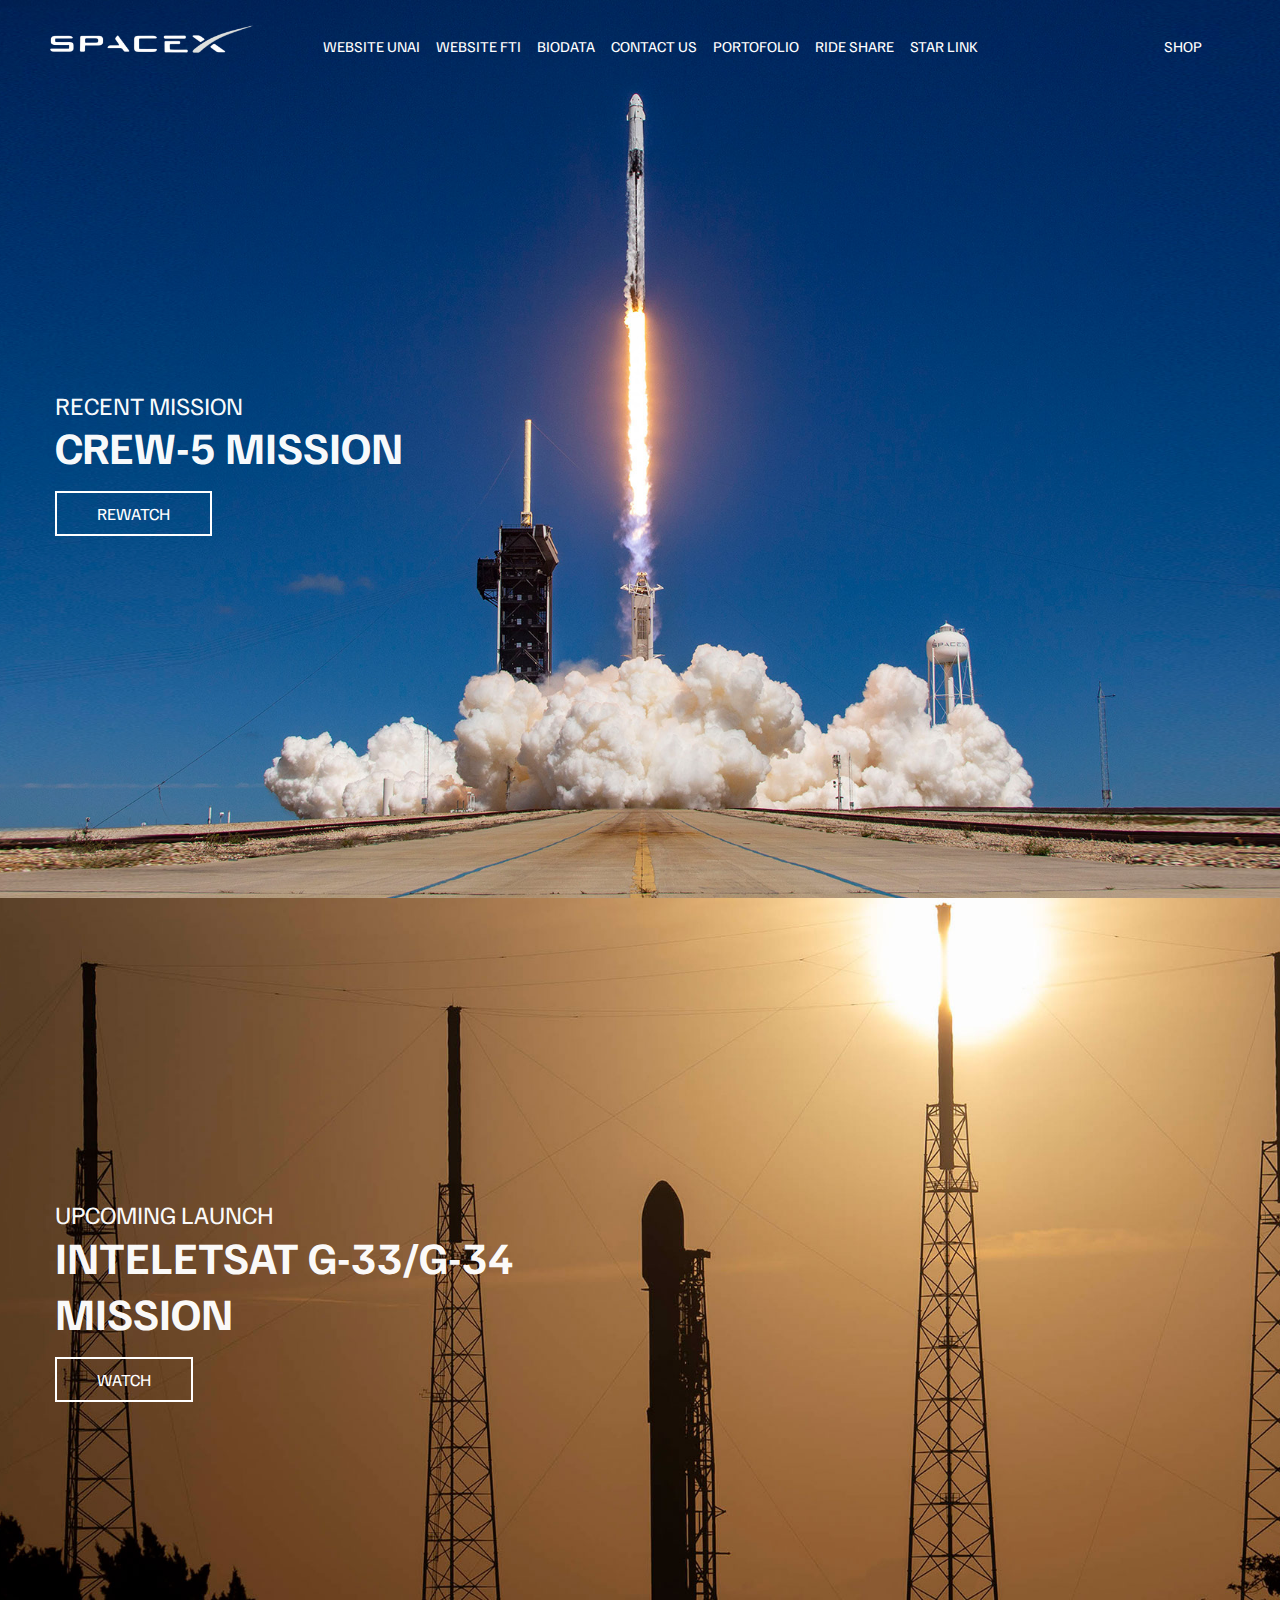
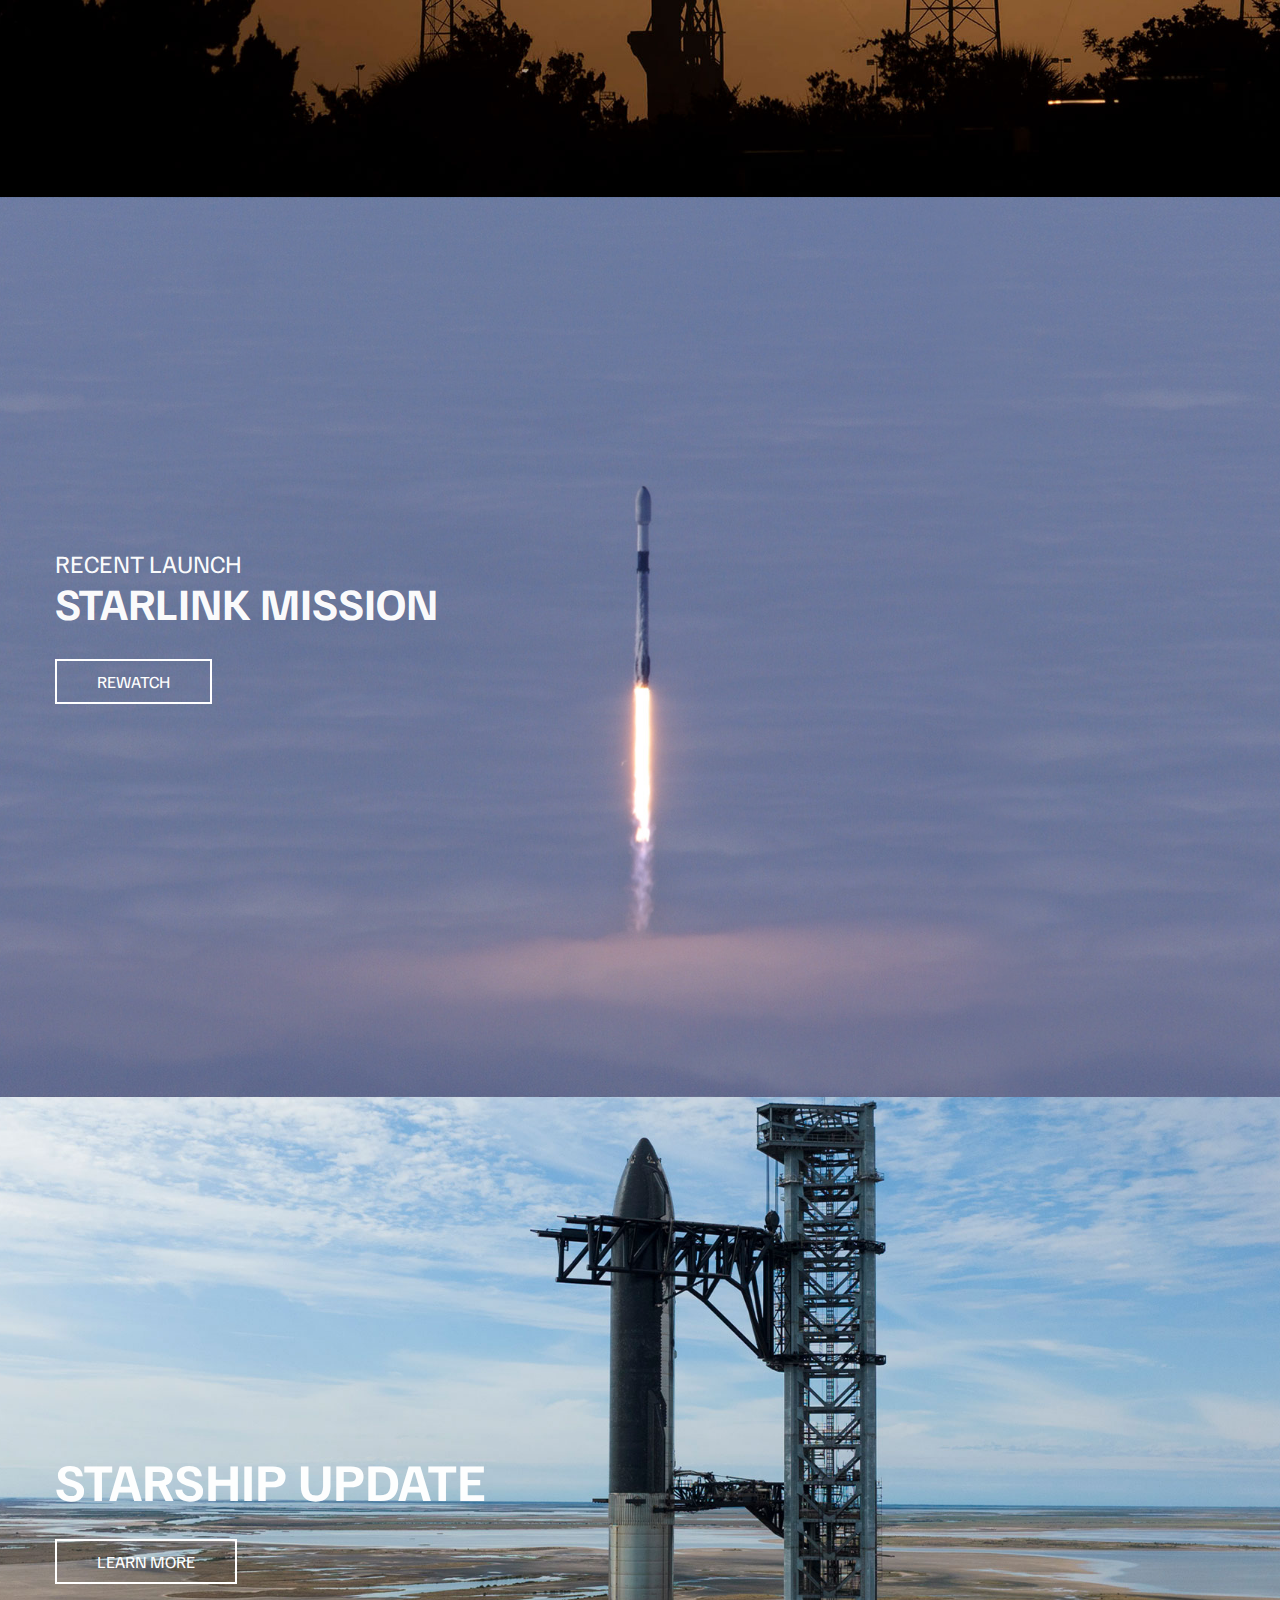
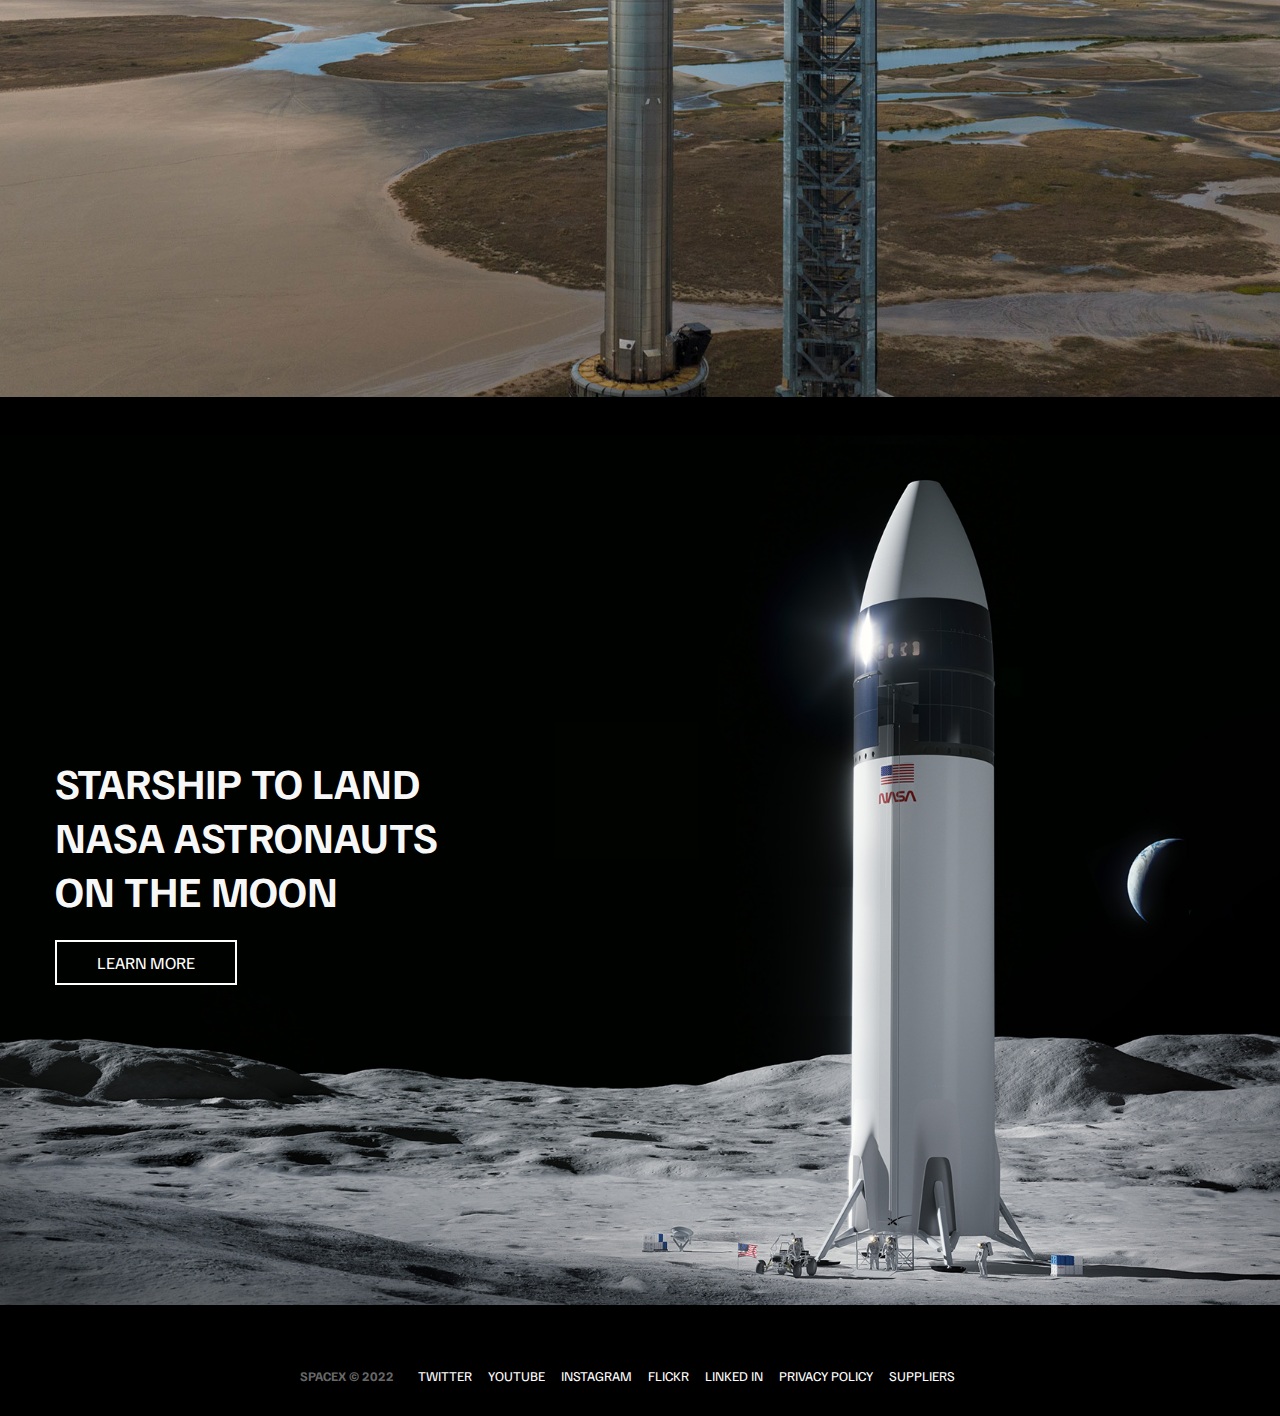
<file: index.html>
<!DOCTYPE html>
<html>
    <head>
        <link rel="stylesheet" href="Project.css">
        <link href="https://fonts.googleapis.com/css2?family=Familjen+Grotesk:wght@500&display=swap" rel="stylesheet">
        <link rel="icon" type="image/x-icon" href="image/logo_spacex.ico">
        <title>spacex</title>
    </head>

    <body>

        <div class="Picture_1">
            <div class="Logo">
            <img src="image\spacex_logo.png" alt="Logo spacex">
        </div>
        <div class="Menu cf">
            <ul>
                <li><a href="https://unai.edu">WEBSITE UNAI</a></li>
                <li><a href="https://fti.unai.edu">WEBSITE FTI</a></li>
                <li><a href='biodata.html'>BIODATA</a></li>
                <li><a href="contact_us.html">CONTACT US</a></li>
                <li><a href="free.html">PORTOFOLIO</a></li>
                <li><a href="https://unai.edu">RIDE SHARE</a></li>
                <li><a href="https://unai.edu">STAR LINK</a></li>
            </ul>
        </div>
        <li class="shop"><a href="https://unai.edu">SHOP</a></li>
            <div class="hamburger"></div>
            <div class="hamburger"></div>
            <div class="hamburger"></div>
            <h4 class="recent">RECENT MISSION</h4>
            <h2 class="crew">CREW-5 MISSION</h2>
            <a id="one" href="https://unai.edu">REWATCH</a>
        </div>

        <div class="picture_2">
            <h4 class="recent">UPCOMING LAUNCH</h4>
            <h2 class="crew">INTELETSAT G-33/G-34<br>MISSION</h2>
            <a id="one" href="https://unai.edu">WATCH</a>
        </div>

        <div class="picture_3">
            <h4 class="recent4">RECENT LAUNCH</h4>
            <h2 class="crew4">STARLINK MISSION</h2>
            <a id="two" href="https://unai.edu">REWATCH</a>
        </div>

        <div class="picture_4">
            <h1 class="recent5">STARSHIP UPDATE</h1>
            <a id="three" href="https://unai.edu">LEARN MORE</a>
        </div>

        <div class="picture_5">
            <h3 class="recent6">STARSHIP TO LAND<br>NASA ASTRONAUTS<br>ON THE MOON</h3>
            <a id="four" href="https://unai.edu">LEARN MORE</a>
        </div>
    <footer>
        <h5 class="copyright">SPACEX &copy; 2022</h5>
        <div class="Down">
            <ul>
                <li><a href="https://unai.edu" class="down" >TWITTER</a></li>
                <li><a href="https://unai.edu" class="down" >YOUTUBE</a></li>
                <li><a href="https://unai.edu" class="down" >INSTAGRAM</a></li>
                <li><a href="https://unai.edu" class="down" >FLICKR</a></li>
                <li><a href="https://unai.edu" class="down" >LINKED IN</a></li>
                <li><a href="https://unai.edu" class="down" >PRIVACY POLICY</a></li>
                <li><a href="https://unai.edu"class="down" >SUPPLIERS</a></li>
            </ul>
        </div>
    </footer>

    </body>
</html>
</file>
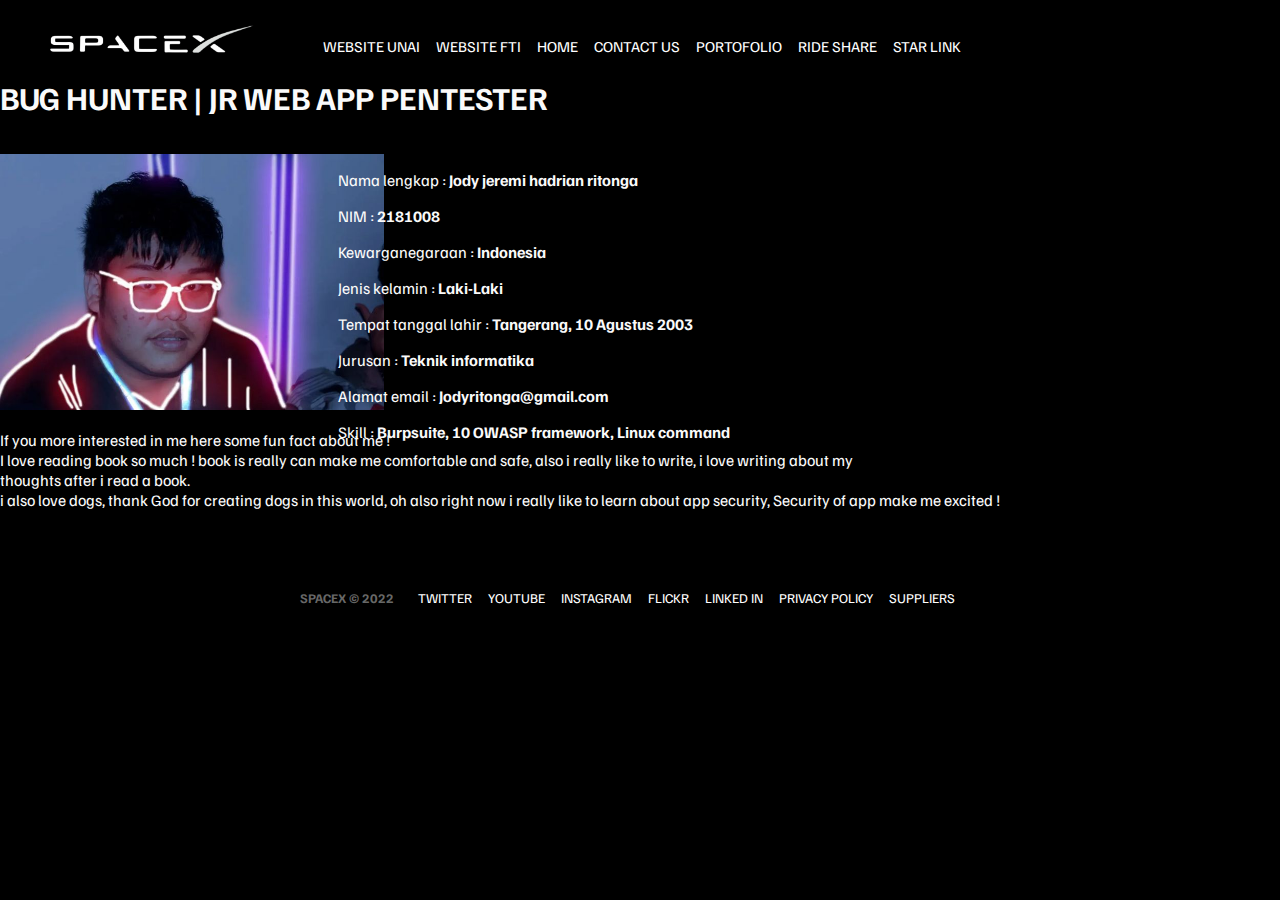
<file: biodata.html>
<!DOCTYPE html>
<html>
    <head>
        <link rel="stylesheet" href="biodata.css">
        <link href="https://fonts.googleapis.com/css2?family=Familjen+Grotesk:wght@500&display=swap" rel="stylesheet">
        <link rel="icon" type="image/x-icon" href="image/logo_spacex.ico">
        <title>Biodata jody ritonga</title>

    </head>
    <body>

        <div class="Picture_1">
            <div class="Logo">
            <img src="image\spacex_logo.png" alt="Logo spacex">
        </div>
        <div class="Menu">
            <ul>
                <li><a href="https://unai.edu">WEBSITE UNAI</a></li>
                <li><a href="https://fti.unai.edu">WEBSITE FTI</a></li>
                <li><a href='index.html'>HOME</a></li>
                <li><a href="contact_us.html">CONTACT US</a></li>
                <li><a href="free.html">PORTOFOLIO</a></li>
                <li><a href="https://unai.edu">RIDE SHARE</a></li>
                <li><a href="https://unai.edu">STAR LINK</a></li>
            </ul>
        </div>
            <div class="hamburger"></div>
            <div class="hamburger"></div>
            <div class="hamburger"></div>
        </div>

        <h1>BUG HUNTER | JR WEB APP PENTESTER</h1>
        <a href="index.html"></a>

        <img src="image/Profil.jpeg" alt="Foto jody">
        <div class="isi">
            <p>Nama lengkap         :   <b>Jody jeremi hadrian ritonga</b></p>
            <p>NIM                  :   <b>2181008</b></p>
            <p>Kewarganegaraan      :   <b>Indonesia</b></p>
            <p>Jenis kelamin        :   <b>Laki-Laki</b></p>
            <p>Tempat tanggal lahir :   <b>Tangerang, 10 Agustus 2003</b></p>
            <P>Jurusan              :   <b>Teknik informatika</b></P>
            <p>Alamat email         :   <b>Jodyritonga@gmail.com</b></p>
            <p>Skill                :   <b>Burpsuite, 10 OWASP framework, Linux command</b></p>

        </div>

        <p>If you more interested in me here some fun fact about me !
            <br>
            I love reading book so much ! book is really can make me comfortable and safe,
            also i really like to write, i love writing about my thoughts after i read a book.<br>
            i also love dogs, thank God for creating dogs in this world, oh also right now i really
            like to learn about app security, Security of app make me excited !
        </p>
        <footer>
            <h5 class="copyright">SPACEX &copy; 2022</h5>
            <div class="Down">
                <ul>
                    <li><a href="https://unai.edu" class="down" >TWITTER</a></li>
                    <li><a href="https://unai.edu" class="down" >YOUTUBE</a></li>
                    <li><a href="https://unai.edu" class="down" >INSTAGRAM</a></li>
                    <li><a href="https://unai.edu" class="down" >FLICKR</a></li>
                    <li><a href="https://unai.edu" class="down" >LINKED IN</a></li>
                    <li><a href="https://unai.edu" class="down" >PRIVACY POLICY</a></li>
                    <li><a href="https://unai.edu"class="down" >SUPPLIERS</a></li>
                </ul>
            </div>
        </footer>
    </body>
</html>
</file>
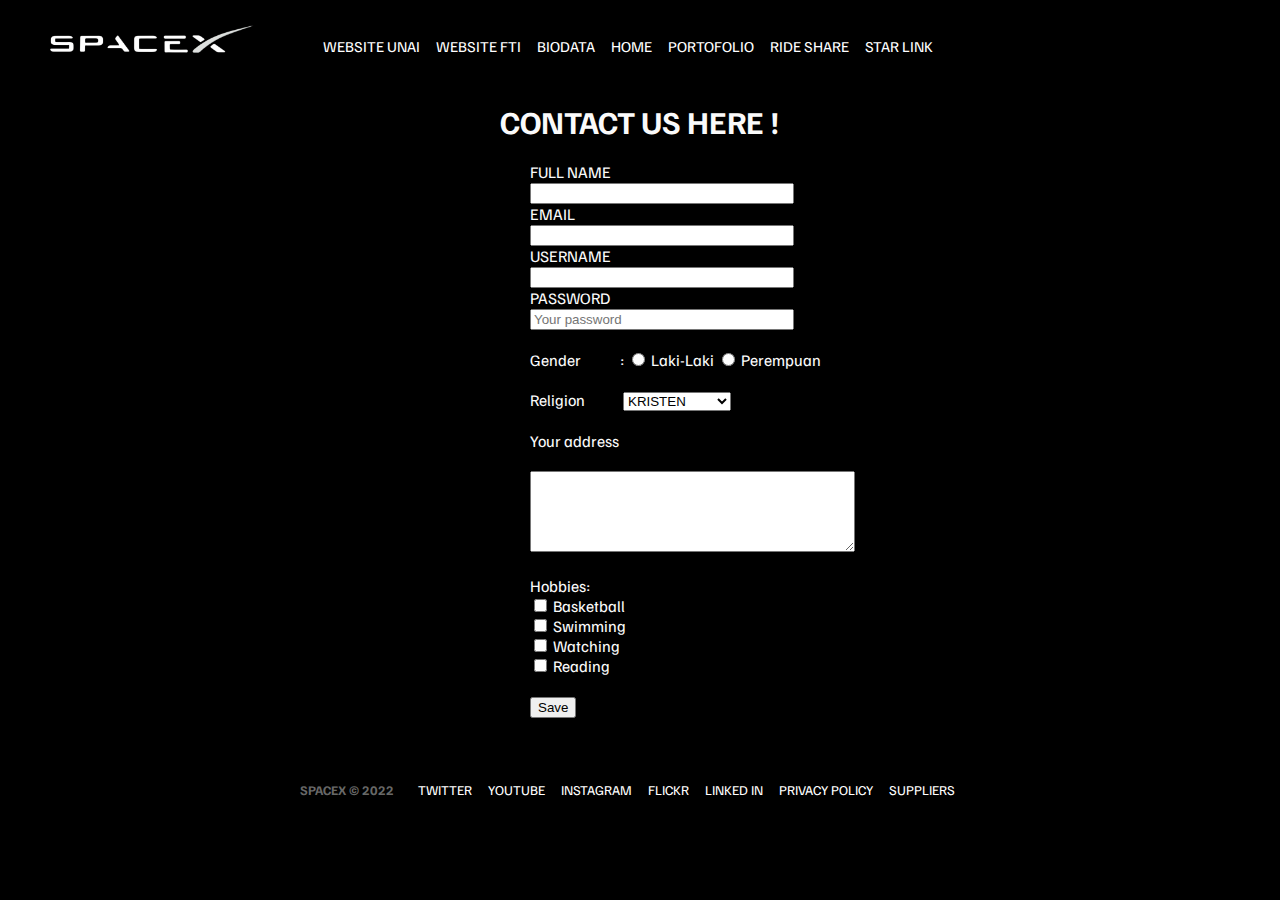
<file: contact_us.html>
<!DOCTYPE html>
<html>
    <head>
        <link href="https://fonts.googleapis.com/css2?family=Familjen+Grotesk:wght@500&display=swap" rel="stylesheet">
        <link rel="icon" type="image/x-icon" href="image/logo_spacex.ico">
        <title>Contact us</title>
        <style>
            body {
    background-color: #000000;
    font-family: 'Familjen Grotesk', sans-serif;
    color: rgb(250, 250, 250);
    margin:0;
padding:0;
overflow-x:hidden;
}

a{
    text-decoration: none;
    color: #ffffff;
    display: block;
    padding: 8px;
}

ul {
    list-style-type: none;
    margin: 0;
    padding: 0;
}

li{
    display: inline;
    float: left;

}

.Logo {
    position: relative;
    top: 25px;
    right: -50px;
    width: 210px;
    height: auto;
}

.Logo img {
    display: block;
    width: 100%;
    height: auto;
}

.Menu{
    position: relative;
    top: -10px;
    right: -315px;
    font-size: 95%;
}

.shop{
    float: right;
    position: relative;
    top: -10px;
    left: -70px;
    font-size: 95%;
}

.hamburger {
width: 25px;
height: 2px;
background-color: #ffffff;
margin: 4px 0;
position: relative;
left: 1300px;
top: -2px;
}
.contact {
    text-align: center;
}

.full {
    width: 20%;
}

.form {
    position: relative;
    right: -530px;
}

.gender{
    width: 90px; display: inline-block;
}

footer{
    color: #ffffff6b;
    padding: 10px;
    position: relative;
    top: 30px;
    right: -290px;
    margin: auto;
}

.Down{
    position: relative;
    top: -47px;
    right: -110px;
    font-size: 85%;
}
.down:hover{
    color: #ffffffaf;
}


    </style>
    </head>
    <body>
        <div class="Picture_1">
            <div class="Logo">
            <img src="image\spacex_logo.png" alt="Logo spacex">
        </div>
        <div class="Menu">
            <ul>
                <li><a href="https://unai.edu">WEBSITE UNAI</a></li>
                <li><a href="https://fti.unai.edu">WEBSITE FTI</a></li>
                <li><a href='biodata.html'>BIODATA</a></li>
                <li><a href="index.html">HOME</a></li>
                <li><a href="free.html">PORTOFOLIO</a></li>
                <li><a href="https://unai.edu">RIDE SHARE</a></li>
                <li><a href="https://unai.edu">STAR LINK</a></li>
            </ul>
        </div>
            <div class="hamburger"></div>
            <div class="hamburger"></div>
            <div class="hamburger"></div>
        </div>
        <br>
        <h1 class="contact">CONTACT US HERE !</h1>
        <div class="form">
            <form action="action.php">
                <label for="fullname">FULL NAME</label><br>
                <input class="full"type="text" id="fullname" name="fullname"><br>

                <label for="email">EMAIL</label><br>
                <input class="full"type="email" id="email" name="email"><br>

                <label for="user">USERNAME</label><br>
                <input class="full"type="text" id="user" name="user"><br>

                <label for="pass">PASSWORD</label><br>
                <input class="full"type="password" id="pass" name="pass" placeholder="Your password">
                <br><br>
                <label class="gender"for="Gen">Gender</label><p style="display: inline;">:</p>
                <input type="radio" id="Laki" name="Gen" value="Laki">
                <label for="married">Laki-Laki</label>
                <input Type="radio" id="Perempuan" name="Gen" value="Perempuan">
                <label for="single">Perempuan</label>
                <br><br>
                <label for="Religion" class="gender">Religion</label>
                    <select id="Religion" name="full">
                    <option value="Kristen">KRISTEN</option>
                    <option value="Katolik">KATOLIK</option>
                    <option value="ISLAM">ISLAM</option>
                    <option value="HINDU">HINDU</option>
                    <option value="BUDDHA">BUDDHA</option>
                    <option value="KONG HU CU">KONG HU CU</option>
                    <option value="lain nya">LAIN NYA</option>
                </select><br><br>
                <label for="address">Your address</label>
                <br>
                <br>
                <textarea name="comment" rows="5" cols="38"></textarea><br>
                <br>
                <label for="Hobbies">Hobbies</label><p style="display: inline;">: </p> <br>
                <input type="checkbox" id="Basketball" name="Hobbies" value="Basketball">
                <label for="Basketball">Basketball</label><br>

                <input type="checkbox" id="swimming" name="Hobbies" value="swimming">
                <label for="swimming">Swimming</label><br>
        
                <input type="checkbox" id="watching" name="Hobbies" value="watching">
                <label for="watching">Watching</label><br>

                <input type="checkbox" id="reading" name="Hobbies" value="reading">
                <label for="reading">Reading</label><br>
                <br>
                <input type="submit" value="Save"> 
            </form>
        </div>
        <footer>
            <h5 class="copyright">SPACEX &copy; 2022</h5>
            <div class="Down">
                <ul>
                    <li><a href="https://unai.edu" class="down" >TWITTER</a></li>
                    <li><a href="https://unai.edu" class="down" >YOUTUBE</a></li>
                    <li><a href="https://unai.edu" class="down" >INSTAGRAM</a></li>
                    <li><a href="https://unai.edu" class="down" >FLICKR</a></li>
                    <li><a href="https://unai.edu" class="down" >LINKED IN</a></li>
                    <li><a href="https://unai.edu" class="down" >PRIVACY POLICY</a></li>
                    <li><a href="https://unai.edu"class="down" >SUPPLIERS</a></li>
                </ul>
            </div>
        </footer>
    </body>
</html>
</file>
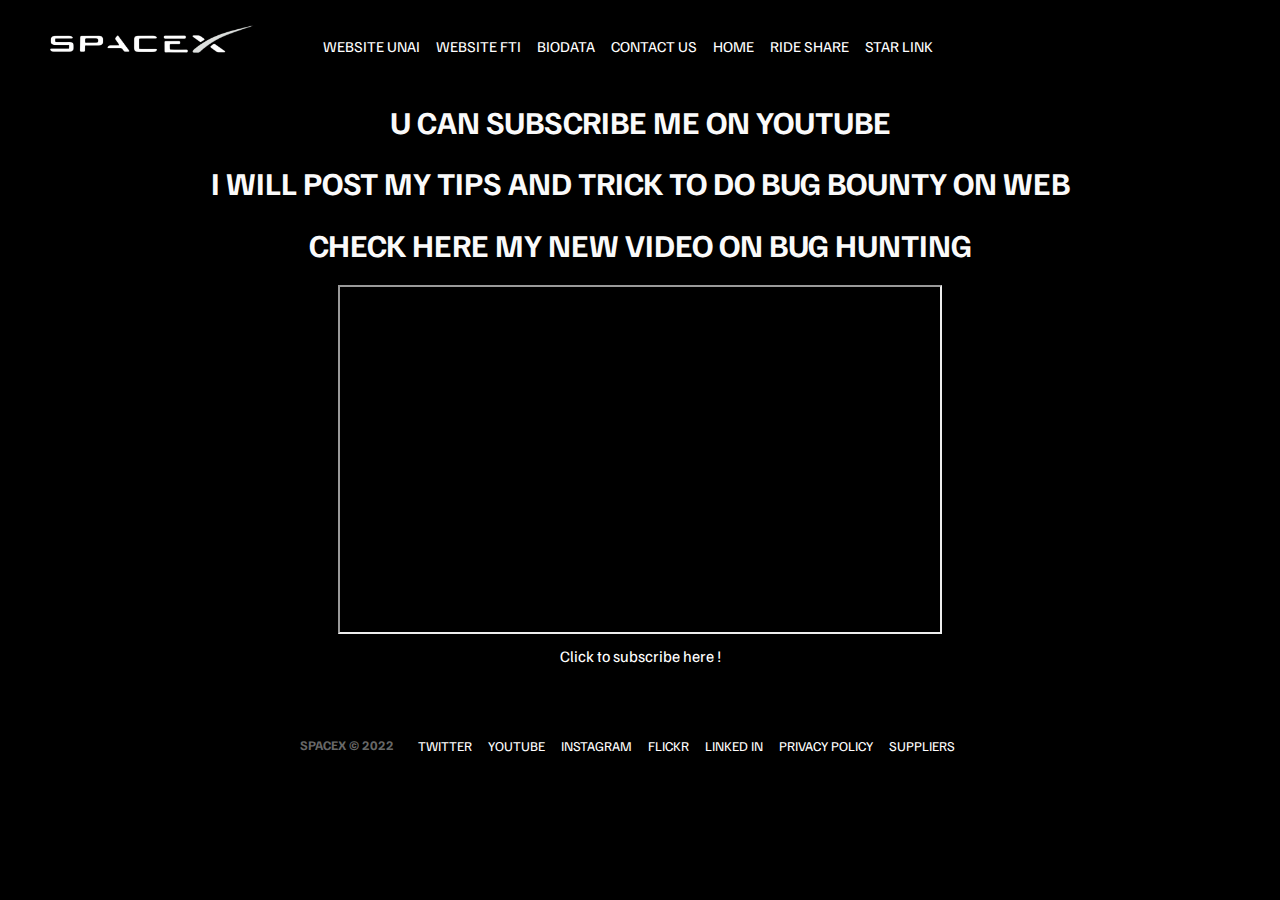
<file: free.html>
<!DOCTYPE html>
<html>
    <head>
        <link rel="stylesheet" href="biodata.css">
        <link href="https://fonts.googleapis.com/css2?family=Familjen+Grotesk:wght@500&display=swap" rel="stylesheet">
        <link rel="icon" type="image/x-icon" href="image/logo_spacex.ico">
        <title>Portofolio jody (FREE)</title>

    </head>
    <body>

        <div class="Picture_1">
            <div class="Logo">
            <img src="image\spacex_logo.png" alt="Logo spacex">
        </div>
        <div class="Menu">
            <ul>
                <li><a href="https://unai.edu">WEBSITE UNAI</a></li>
                <li><a href="https://fti.unai.edu">WEBSITE FTI</a></li>
                <li><a href='biodata.html'>BIODATA</a></li>
                <li><a href="contact_us.html">CONTACT US</a></li>
                <li><a href="index.html">HOME</a></li>
                <li><a href="https://unai.edu">RIDE SHARE</a></li>
                <li><a href="https://unai.edu">STAR LINK</a></li>
            </ul>
        </div>
            <div class="hamburger"></div>
            <div class="hamburger"></div>
            <div class="hamburger"></div>
        </div>
        <br>
        <div class="head">
        <h1>U CAN SUBSCRIBE ME ON YOUTUBE</h1>
        <h1>I WILL POST MY TIPS AND TRICK TO DO BUG BOUNTY ON WEB</h1>
        <H1>CHECK HERE MY NEW VIDEO ON BUG HUNTING</H1>
        <iframe 
        width="600" height="345" src="https://www.youtube.com/embed/KwKwpmv1_io">
        </iframe>
        <a href="https://www.youtube.com/channel/UC94ywo0eQJOA1Vvoiwqpnpw">Click to subscribe here !</a>
        </div>
        <footer>
            <h5 class="copyright">SPACEX &copy; 2022</h5>
            <div class="Down">
                <ul>
                    <li><a href="https://unai.edu" class="down" >TWITTER</a></li>
                    <li><a href="https://unai.edu" class="down" >YOUTUBE</a></li>
                    <li><a href="https://unai.edu" class="down" >INSTAGRAM</a></li>
                    <li><a href="https://unai.edu" class="down" >FLICKR</a></li>
                    <li><a href="https://unai.edu" class="down" >LINKED IN</a></li>
                    <li><a href="https://unai.edu" class="down" >PRIVACY POLICY</a></li>
                    <li><a href="https://unai.edu"class="down" >SUPPLIERS</a></li>
                </ul>
            </div>
        </footer>
        </body>
</html>
</file>
<file: Project.css>
body{
    background-color: #000000;
    font-family: 'Familjen Grotesk', sans-serif;
    margin:0;
padding:0;
overflow-x:hidden;
    
}

a{
    text-decoration: none;
    color: #ffffff;
    display: block;
    padding: 8px;
}

ul {
    list-style-type: none;
    margin: 0;
    padding: 0;
}

li{
    display: inline;
    float: left;

}

.Logo {
    position: relative;
    top: 25px;
    right: -50px;
    width: 210px;
    height: auto;
}

.Logo img {
    display: block;
    width: 100%;
    height: auto;
}

.Menu{
    position: relative;
    top: -10px;
    right: -315px;
    font-size: 95%;
}

.shop{
    float: right;
    position: relative;
    top: -10px;
    left: -70px;
    font-size: 95%;
}

.hamburger {
width: 25px;
height: 2px;
background-color: #ffffff;
margin: 4px 0;
position: relative;
left: 1300px;
top: -2px;
}

.recent {
    position: relative;
    color: #fffffff8;
    font-size: 25px;
    top: 300px;
    right: -55px;
    font-weight: lighter;
}

.crew {
    position: relative;
    color: #fffffff8;
    font-size: 45px;
    top: 260px;
    right: -55px;
}

#one{
    font-size: 17px;
    color: white;
    border: 2px solid white;
    margin: auto;
    padding: 10px 40px;
    text-align: center;
    text-decoration: none;
    display: inline-block;
    position: relative;
    top: 240px;
    right: -55px;
    text-align: center;
}

#one:hover,#two:hover,#three:hover,#four:hover{
    color: #000000;
    background-color: #ffffff;
 }


.Picture_1 {
    position: relative;
    background-image: url('image/picture_1.jpg');
    height: 100vh;
    background-position: center;
    background-repeat: no-repeat;
    background-size: cover;
    margin-right: -34px;
    width: 100%;
}

.picture_2 {
    position: relative;
    background-image: url('image/picture_2.jpg');
    height: 100vh;
    background-position: center center;
    background-repeat: no-repeat;
    background-size: cover;
    margin-top: -35px;
    margin-right: -34px;
    width: 100%;
}

.picture_3 {
    position: relative;
    background-image: url('image/picture_3.jpg');
    height: 100vh;
    background-position: center center;
    background-repeat: no-repeat;
    background-size: cover;
    margin-top: -35px;
    margin-right: -34px;
    width: 100%;
}

.picture_4 {
    position: relative;
    background-image: url('image/picture_4.jpg');
    height: 100vh;
    background-position: center center;
    background-repeat: no-repeat;
    background-size: cover;
    margin-top: -35px;
    margin-right: -34px;
    width: 100%;
}

.recent4 {
    position: relative;
    color: #fffffff8;
    font-size: 25px;
    top: 350px;
    right: -55px;
    font-weight: lighter;
}

.crew4 {
    position: relative;
    color: #fffffff8;
    font-size: 45px;
    top: 308px;
    right: -55px;
}


#two{
    font-size: 17px;
    color: white;
    border: 2px solid white;
    margin: auto;
    padding: 10px 40px;
    text-align: center;
    text-decoration: none;
    display: inline-block;
    position: relative;
    top: 290px;
    right: -55px;
    text-align: center;
}

.recent5 {
    position: relative;
    color: #fffffff8;
    font-size: 25px;
    top: 350px;
    right: -55px;
    font-weight: lighter;
    font-size: 53px;
    font-weight: bolder;
}

#two{
    font-size: 17px;
    color: white;
    border: 2px solid white;
    margin: auto;
    padding: 10px 40px;
    text-align: center;
    text-decoration: none;
    display: inline-block;
    position: relative;
    top: 300px;
    right: -55px;
    text-align: center;
}

#three{
    font-size: 17px;
    color: white;
    border: 2px solid white;
    margin: auto;
    padding: 10px 40px;
    text-align: center;
    text-decoration: none;
    display: inline-block;
    position: relative;
    top: 340px;
    right: -55px;
    text-align: center;
}

.recent6 {
    position: relative;
    color: #fffffff8;
    font-size: 25px;
    top: 350px;
    right: -55px;
    font-weight: lighter;
    font-size: 43px;
    font-weight: bolder;
}


.picture_5 {
    position: relative;
    background-image: url('image/picture_5.jpg');
    height: 100vh;
    background-position: center center;
    background-repeat: no-repeat;
    background-size: cover;
    margin-top: -35px;
    margin-right: -34px;
}

#four{
    font-size: 17px;
    color: white;
    border: 2px solid white;
    margin: auto;
    padding: 10px 40px;
    text-align: center;
    text-decoration: none;
    display: inline-block;
    position: relative;
    top: 330px;
    right: -55px;
    text-align: center;
}

footer{
    color: #ffffff6b;
    padding: 10px;
    position: relative;
    top: 30px;
    right: -290px;
    margin: auto;
}

.Down{
    position: relative;
    top: -47px;
    right: -110px;
    font-size: 85%;
}
.down:hover{
    color: #ffffffaf;
}
</file>
<file: biodata.css>
body {
    background-color: #000000;
    font-family: 'Familjen Grotesk', sans-serif;
    color: rgb(250, 250, 250);
    margin:0;
    padding:0;
    overflow-x:hidden;
}

.head {
    text-align: center;
}
a{
    text-decoration: none;
    color: #ffffff;
    display: block;
    padding: 8px;
}

ul {
    list-style-type: none;
    margin: 0;
    padding: 0;
}

li{
    display: inline;
    float: left;

}

.Logo {
    position: relative;
    top: 25px;
    right: -50px;
    width: 210px;
    height: auto;
}

.Logo img {
    display: block;
    width: 100%;
    height: auto;
}

.Menu{
    position: relative;
    top: -10px;
    right: -315px;
    font-size: 95%;
}

.shop{
    float: right;
    position: relative;
    top: -40px;
    left: -70px;
    font-size: 95%;
}

.hamburger {
width: 25px;
height: 2px;
background-color: #ffffff;
margin: 4px 0;
position: relative;
left: 1300px;
top: -2px;
}

img {
    width: 30%;    
}

.isi {
    float: right;
    position: relative;
    right: 550px;
}

footer{
    color: #ffffff6b;
    padding: 10px;
    position: relative;
    top: 30px;
    right: -290px;
    margin: auto;
}

.Down{
    position: relative;
    top: -47px;
    right: -110px;
    font-size: 85%;
}
.down:hover{
    color: #ffffffaf;
}
</file>
